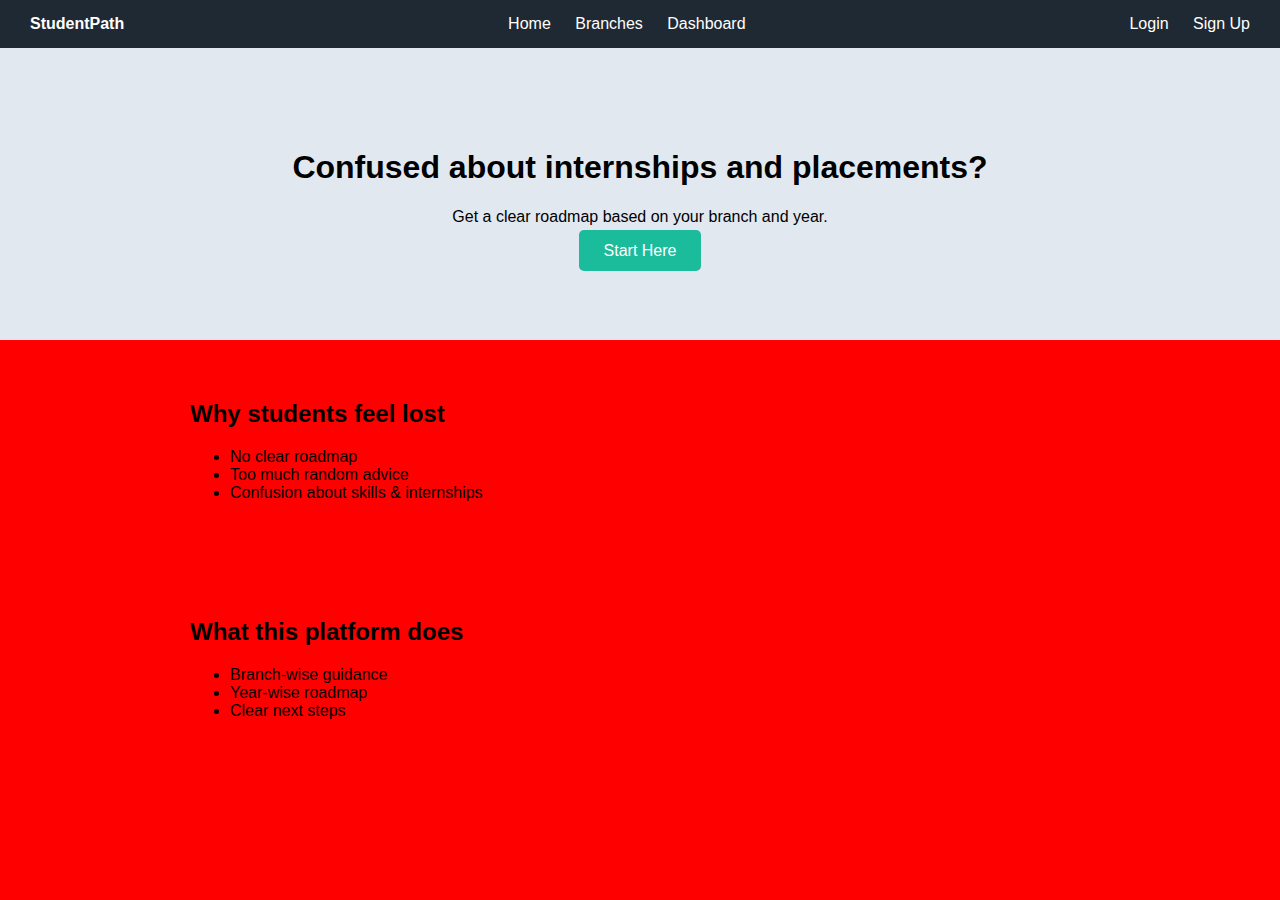
<file: index.html>
<!DOCTYPE html>
<html lang="en">
<head>
    <meta charset="UTF-8">
    <title>StudentPath | Home</title>
    <style>
        body {
            margin: 0;
            font-family: Arial, sans-serif;
            background-color: red;
        }

        nav {
            background-color: #1f2933;
            padding: 15px 30px;
            display: flex;
            justify-content: space-between;
        }

        nav a {
            color: white;
            margin-left: 20px;
            text-decoration: none;
        }

        header {
            text-align: center;
            padding: 80px 20px;
            background-color: #e2e8f0;
        }

        section {
            max-width: 900px;
            margin: auto;
            padding: 40px 20px;
        }

        .btn {
            padding: 12px 25px;
            background-color: #1abc9c;
            color: white;
            text-decoration: none;
            border-radius: 5px;
        }
    </style>
</head>
<body>

<nav>
    <strong style="color:white;">StudentPath</strong>

    <div>
        <a href="index.html">Home</a>
        <a href="branches.html">Branches</a>
        <a href="btech.html">Dashboard</a>
    </div>

    <div>
        <a href="loginIndex.html">Login</a>
        <a href="signup.html">Sign Up</a>
    </div>
</nav>


<header>
    <h1>Confused about internships and placements?</h1>
    <p>Get a clear roadmap based on your branch and year.</p>
    <a href="branches.html" class="btn">Start Here</a>
</header>

<section>
    <h2>Why students feel lost</h2>
    <ul>
        <li>No clear roadmap</li>
        <li>Too much random advice</li>
        <li>Confusion about skills & internships</li>
    </ul>
</section>

<section>
    <h2>What this platform does</h2>
    <ul>
        <li>Branch-wise guidance</li>
        <li>Year-wise roadmap</li>
        <li>Clear next steps</li>
    </ul>
</section>

</body>

</html>
</file>
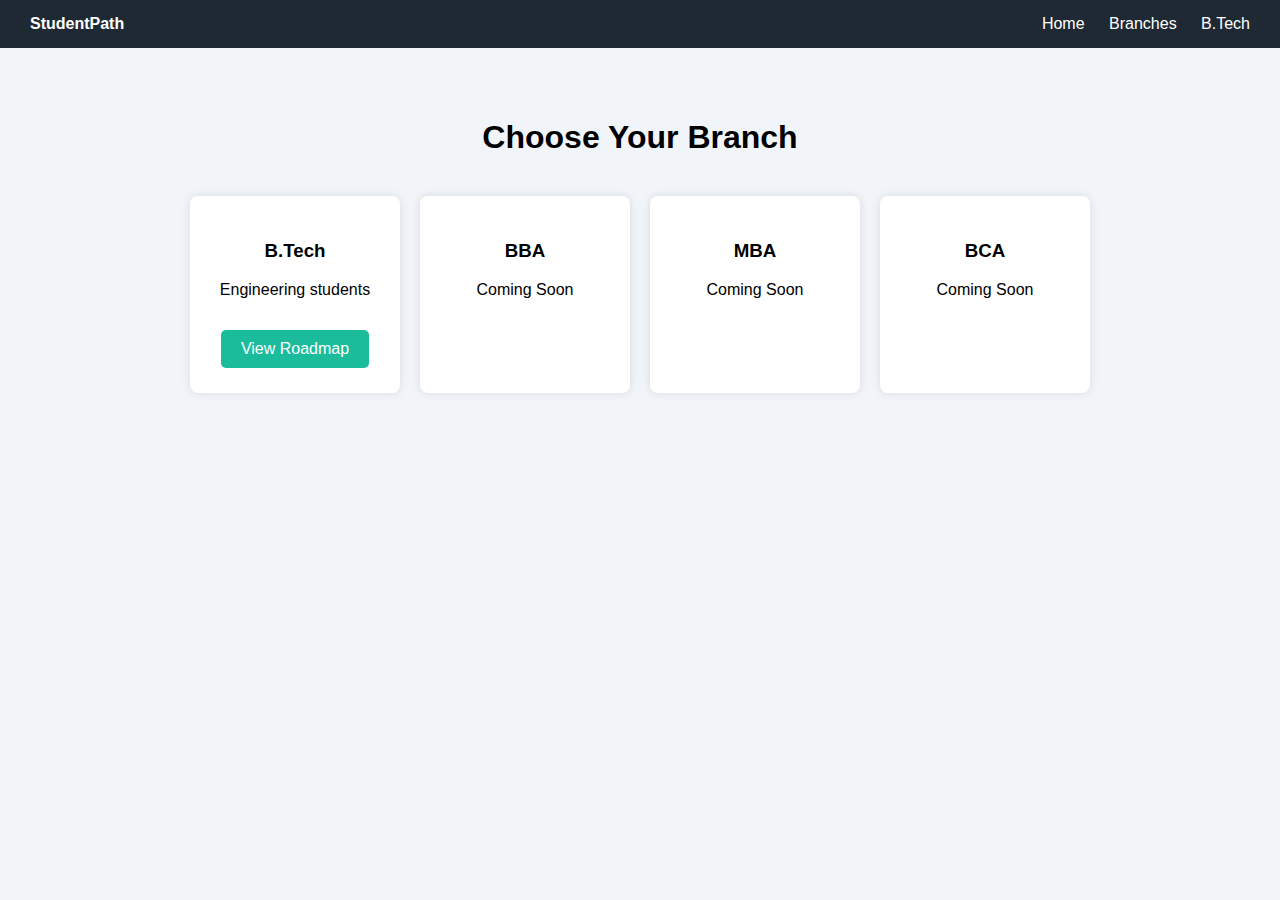
<file: branches.html>
<!DOCTYPE html>
<html lang="en">
<head>
    <meta charset="UTF-8">
    <title>StudentPath | Branches</title>
    <style>
        body {
            margin: 0;
            font-family: Arial, sans-serif;
            background-color: #f1f5f9;
        }

        nav {
            background-color: #1f2933;
            padding: 15px 30px;
            display: flex;
            justify-content: space-between;
        }

        nav a {
            color: white;
            margin-left: 20px;
            text-decoration: none;
        }

        section {
            max-width: 900px;
            margin: auto;
            padding: 50px 20px;
            text-align: center;
        }

        .cards {
            display: grid;
            grid-template-columns: repeat(auto-fit, minmax(200px, 1fr));
            gap: 20px;
            margin-top: 40px;
        }

        .card {
            background: white;
            padding: 25px;
            border-radius: 8px;
            box-shadow: 0 0 10px rgba(0,0,0,0.1);
        }

        .btn {
            display: inline-block;
            margin-top: 15px;
            padding: 10px 20px;
            background-color: #1abc9c;
            color: white;
            text-decoration: none;
            border-radius: 5px;
        }
    </style>
</head>
<body>

<nav>
    <strong style="color:white;">StudentPath</strong>
    <div>
        <a href="index.html">Home</a>
        <a href="branches.html">Branches</a>
        <a href="btech.html">B.Tech</a>
    </div>
</nav>

<section>
    <h1>Choose Your Branch</h1>

    <div class="cards">
        <div class="card">
            <h3>B.Tech</h3>
            <p>Engineering students</p>
            <a href="btech.html" class="btn">View Roadmap</a>
        </div>

        <div class="card">
            <h3>BBA</h3>
            <p>Coming Soon</p>
        </div>

        <div class="card">
            <h3>MBA</h3>
            <p>Coming Soon</p>
        </div>

        <div class="card">
            <h3>BCA</h3>
            <p>Coming Soon</p>
        </div>
    </div>
</section>

</body>
</html>
</file>
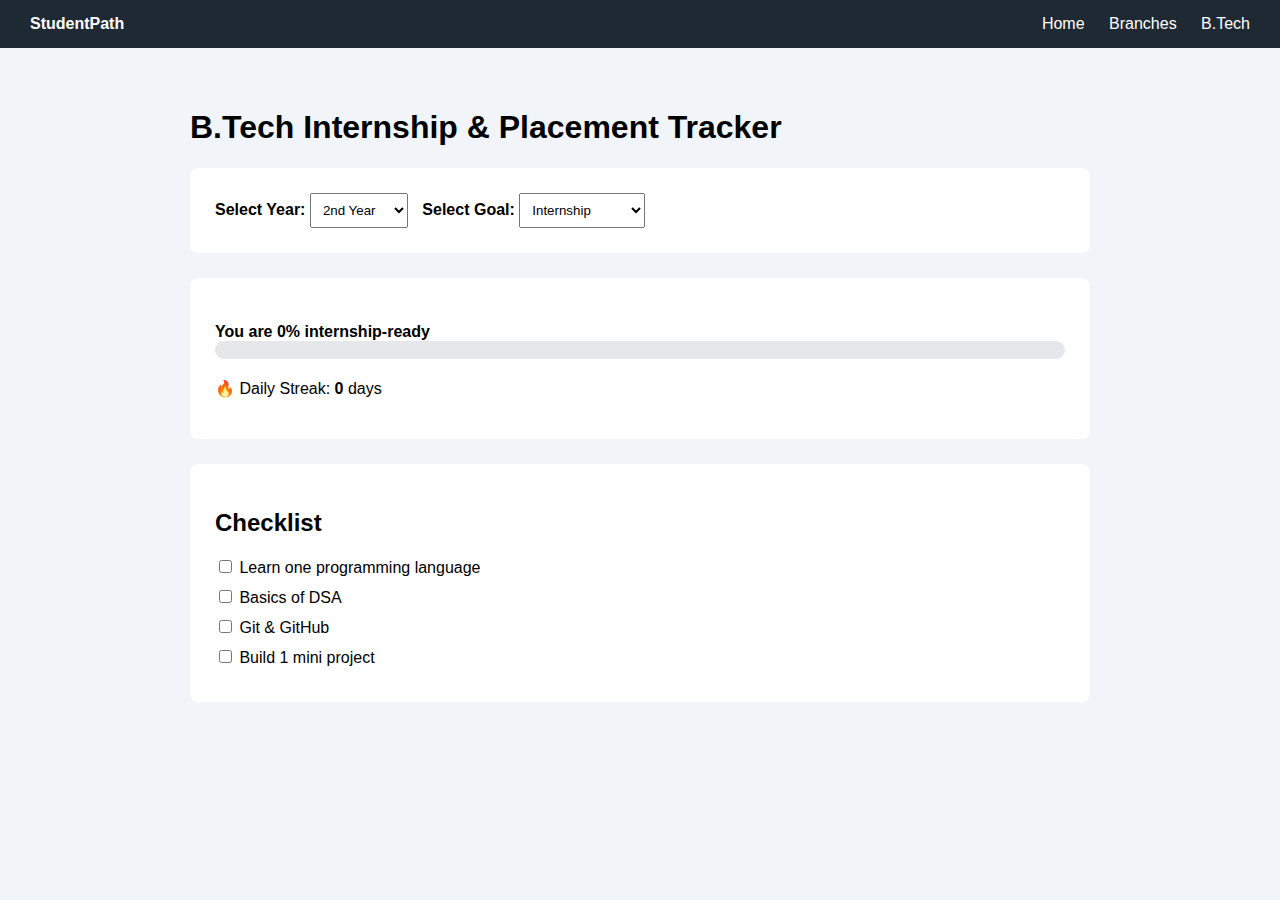
<file: btech.html>
<!DOCTYPE html>
<html lang="en">
<head>
<meta charset="UTF-8">
<title>StudentPath | B.Tech Progress</title>

<style>
body {
    margin: 0;
    font-family: Arial, sans-serif;
    background: #f1f5f9;
}

nav {
    background: #1f2933;
    padding: 15px 30px;
    display: flex;
    justify-content: space-between;
}

nav a {
    color: white;
    text-decoration: none;
    margin-left: 20px;
}

section {
    max-width: 900px;
    margin: auto;
    padding: 40px 20px;
}

.card {
    background: white;
    padding: 25px;
    margin-bottom: 25px;
    border-radius: 8px;
}

select {
    padding: 8px;
    margin-right: 10px;
}

.progress-box {
    margin: 20px 0;
}

.progress-bar {
    height: 18px;
    background: #e5e7eb;
    border-radius: 10px;
    overflow: hidden;
}

.progress-fill {
    height: 100%;
    width: 0%;
    background: #1abc9c;
    transition: 0.3s;
}

.checklist label {
    display: block;
    margin: 10px 0;
    cursor: pointer;
}
</style>
</head>

<body>

<nav>
    <strong style="color:white;">StudentPath</strong>
    <div>
        <a href="index.html">Home</a>
        <a href="branches.html">Branches</a>
        <a href="btech.html">B.Tech</a>
    </div>
</nav>

<section>

<h1>B.Tech Internship & Placement Tracker</h1>

<!-- SELECTORS -->
<div class="card">
    <strong>Select Year:</strong>
    <select id="yearSelect">
        <option value="2">2nd Year</option>
        <option value="3">3rd Year</option>
        <option value="4">Final Year</option>
    </select>

    <strong>Select Goal:</strong>
    <select id="goalSelect">
        <option value="internship">Internship</option>
        <option value="placement">Placement</option>
        <option value="higher">Higher Studies</option>
        <option value="startup">Startup</option>
    </select>
</div>

<!-- PROGRESS -->
<div class="card">
    <div class="progress-box">
        <strong id="progressText">You are 0% internship-ready</strong>
        <div class="progress-bar">
            <div class="progress-fill" id="progressFill"></div>
        </div>
    </div>

    <p>🔥 Daily Streak: <strong id="streak">0</strong> days</p>
</div>

<!-- CHECKLIST -->
<div class="card">
    <h2>Checklist</h2>
    <div class="checklist" id="checklist"></div>
</div>

</section>

<script>
const checklistData = {
    "2_internship": [
        "Learn one programming language",
        "Basics of DSA",
        "Git & GitHub",
        "Build 1 mini project"
    ],
    "3_internship": [
        "Advanced DSA",
        "Build 2 projects",
        "Apply for internships",
        "Resume preparation"
    ],
    "4_placement": [
        "Company-wise DSA",
        "Mock interviews",
        "System design basics",
        "HR interview prep"
    ]
};

const checklistDiv = document.getElementById("checklist");
const progressFill = document.getElementById("progressFill");
const progressText = document.getElementById("progressText");
const streakText = document.getElementById("streak");

function getKey() {
    const year = document.getElementById("yearSelect").value;
    const goal = document.getElementById("goalSelect").value;
    return `${year}_${goal}`;
}

function loadChecklist() {
    checklistDiv.innerHTML = "";
    const key = getKey();
    const items = checklistData[key] || [];

    items.forEach((item, index) => {
        const id = key + index;
        const checked = localStorage.getItem(id) === "true";

        checklistDiv.innerHTML += `
            <label>
                <input type="checkbox" ${checked ? "checked" : ""} 
                onchange="toggleCheck('${id}')">
                ${item}
            </label>`;
    });

    updateProgress();
}

function toggleCheck(id) {
    const checkbox = event.target;
    localStorage.setItem(id, checkbox.checked);
    updateProgress();
    updateStreak();
}

function updateProgress() {
    const key = getKey();
    const items = checklistData[key] || [];
    let checked = 0;

    items.forEach((_, index) => {
        if (localStorage.getItem(key + index) === "true") checked++;
    });

    const percent = items.length ? Math.round((checked / items.length) * 100) : 0;
    progressFill.style.width = percent + "%";
    progressText.innerText = `You are ${percent}% ${document.getElementById("goalSelect").value}-ready`;
}

function updateStreak() {
    const today = new Date().toDateString();
    const lastDay = localStorage.getItem("lastDay");
    let streak = Number(localStorage.getItem("streak")) || 0;

    if (lastDay !== today) {
        streak++;
        localStorage.setItem("streak", streak);
        localStorage.setItem("lastDay", today);
    }

    streakText.innerText = streak;
}

document.getElementById("yearSelect").onchange = loadChecklist;
document.getElementById("goalSelect").onchange = loadChecklist;

loadChecklist();
streakText.innerText = localStorage.getItem("streak") || 0;
</script>

</body>
</html>
</file>
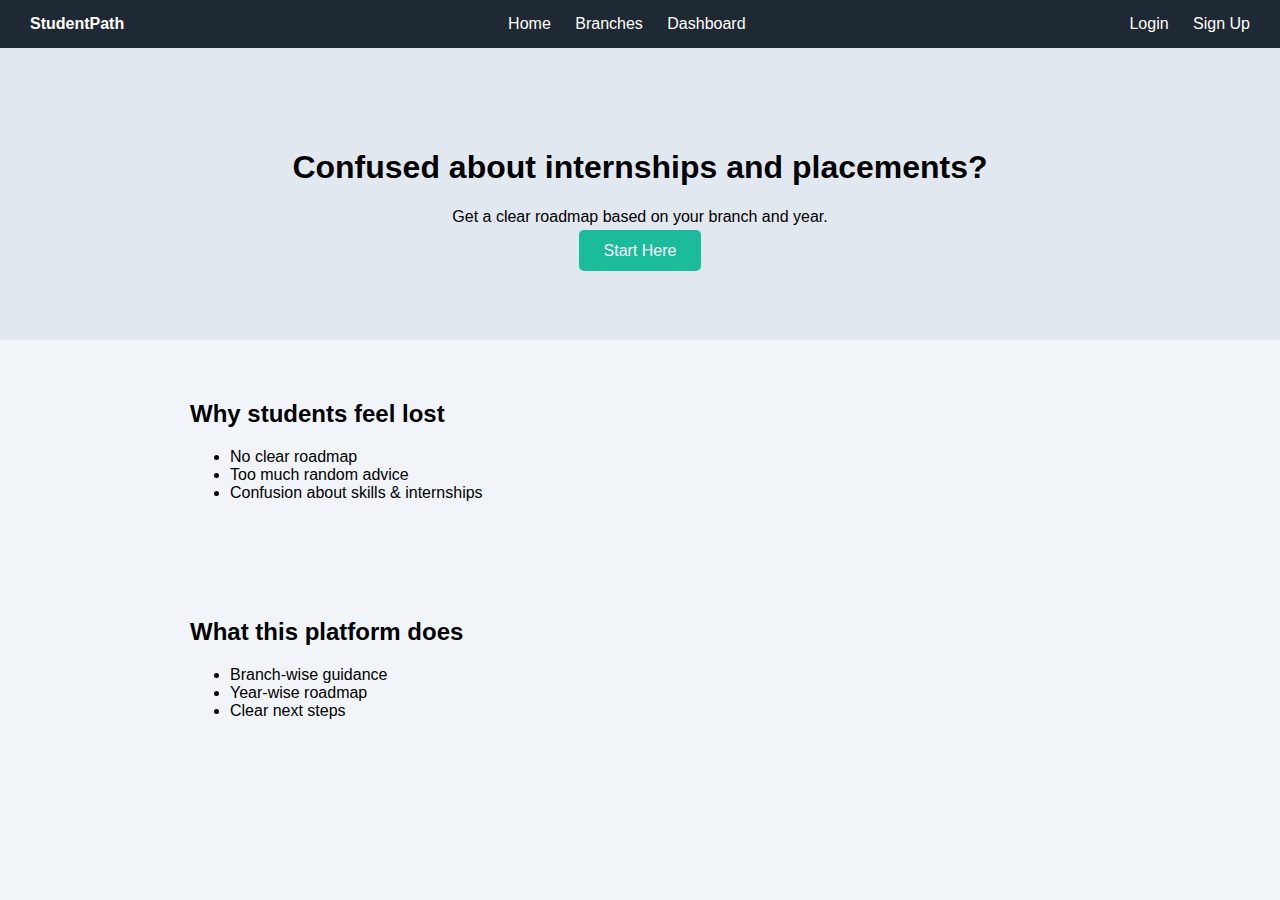
<file: homepage.html>
<!DOCTYPE html>
<html lang="en">
<head>
    <meta charset="UTF-8">
    <title>StudentPath | Home</title>
    <style>
        body {
            margin: 0;
            font-family: Arial, sans-serif;
            background-color: #f1f5f9;
        }

        nav {
            background-color: #1f2933;
            padding: 15px 30px;
            display: flex;
            justify-content: space-between;
        }

        nav a {
            color: white;
            margin-left: 20px;
            text-decoration: none;
        }

        header {
            text-align: center;
            padding: 80px 20px;
            background-color: #e2e8f0;
        }

        section {
            max-width: 900px;
            margin: auto;
            padding: 40px 20px;
        }

        .btn {
            padding: 12px 25px;
            background-color: #1abc9c;
            color: white;
            text-decoration: none;
            border-radius: 5px;
        }
    </style>
</head>
<body>

<nav>
    <strong style="color:white;">StudentPath</strong>

    <div>
        <a href="index.html">Home</a>
        <a href="branches.html">Branches</a>
        <a href="btech.html">Dashboard</a>
    </div>

    <div>
        <a href="login.html">Login</a>
        <a href="signup.html">Sign Up</a>
    </div>
</nav>


<header>
    <h1>Confused about internships and placements?</h1>
    <p>Get a clear roadmap based on your branch and year.</p>
    <a href="branches.html" class="btn">Start Here</a>
</header>

<section>
    <h2>Why students feel lost</h2>
    <ul>
        <li>No clear roadmap</li>
        <li>Too much random advice</li>
        <li>Confusion about skills & internships</li>
    </ul>
</section>

<section>
    <h2>What this platform does</h2>
    <ul>
        <li>Branch-wise guidance</li>
        <li>Year-wise roadmap</li>
        <li>Clear next steps</li>
    </ul>
</section>

</body>
</html>
</file>
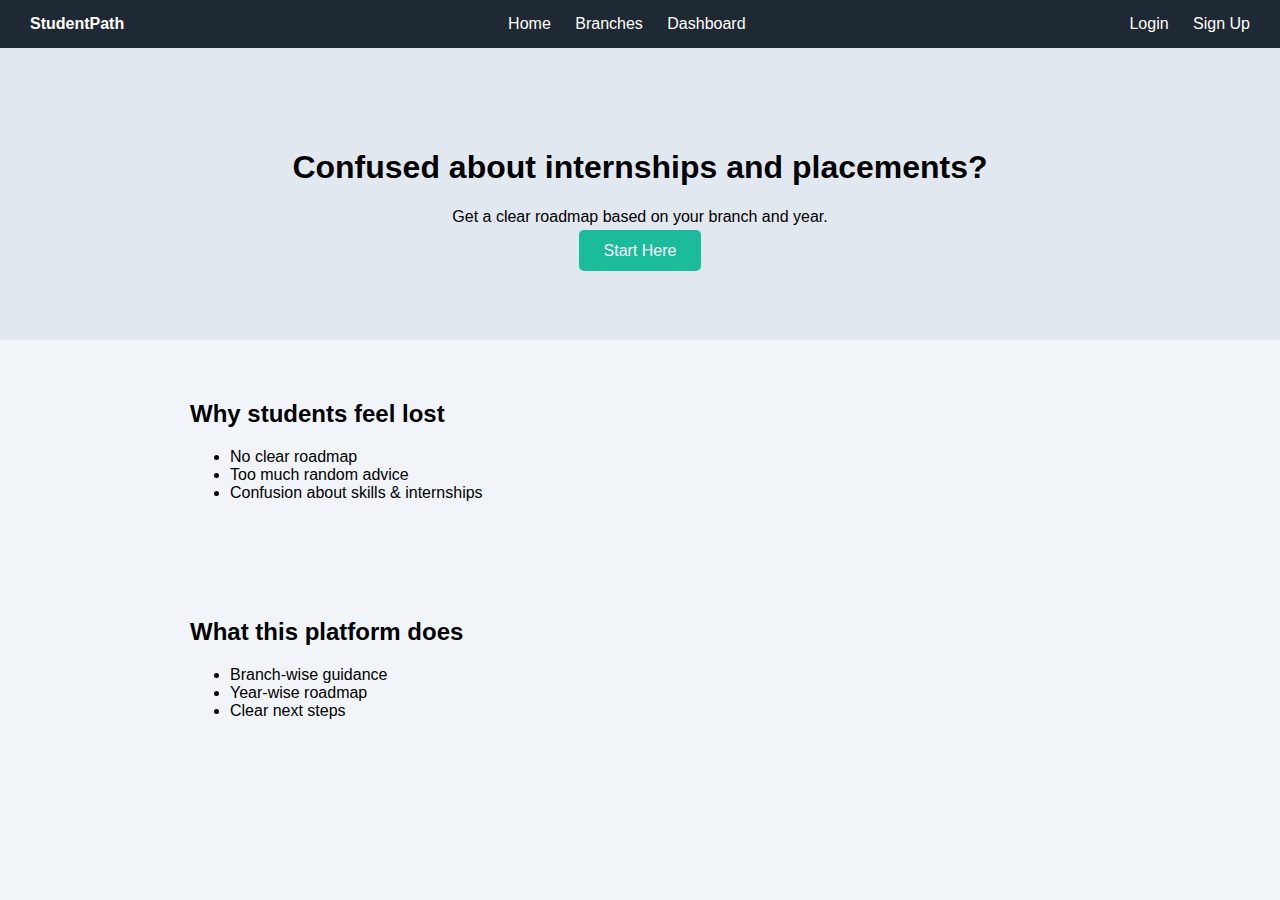
<file: homePage.html>
<!DOCTYPE html>
<html lang="en">
<head>
    <meta charset="UTF-8">
    <title>StudentPath | Home</title>
    <style>
        body {
            margin: 0;
            font-family: Arial, sans-serif;
            background-color: #f1f5f9;
        }

        nav {
            background-color: #1f2933;
            padding: 15px 30px;
            display: flex;
            justify-content: space-between;
        }

        nav a {
            color: white;
            margin-left: 20px;
            text-decoration: none;
        }

        header {
            text-align: center;
            padding: 80px 20px;
            background-color: #e2e8f0;
        }

        section {
            max-width: 900px;
            margin: auto;
            padding: 40px 20px;
        }

        .btn {
            padding: 12px 25px;
            background-color: #1abc9c;
            color: white;
            text-decoration: none;
            border-radius: 5px;
        }
    </style>
</head>
<body>

<nav>
    <strong style="color:white;">StudentPath</strong>

    <div>
        <a href="index.html">Home</a>
        <a href="branches.html">Branches</a>
        <a href="btech.html">Dashboard</a>
    </div>

    <div>
        <a href="login.html">Login</a>
        <a href="signup.html">Sign Up</a>
    </div>
</nav>


<header>
    <h1>Confused about internships and placements?</h1>
    <p>Get a clear roadmap based on your branch and year.</p>
    <a href="branches.html" class="btn">Start Here</a>
</header>

<section>
    <h2>Why students feel lost</h2>
    <ul>
        <li>No clear roadmap</li>
        <li>Too much random advice</li>
        <li>Confusion about skills & internships</li>
    </ul>
</section>

<section>
    <h2>What this platform does</h2>
    <ul>
        <li>Branch-wise guidance</li>
        <li>Year-wise roadmap</li>
        <li>Clear next steps</li>
    </ul>
</section>

</body>
</html>
</file>
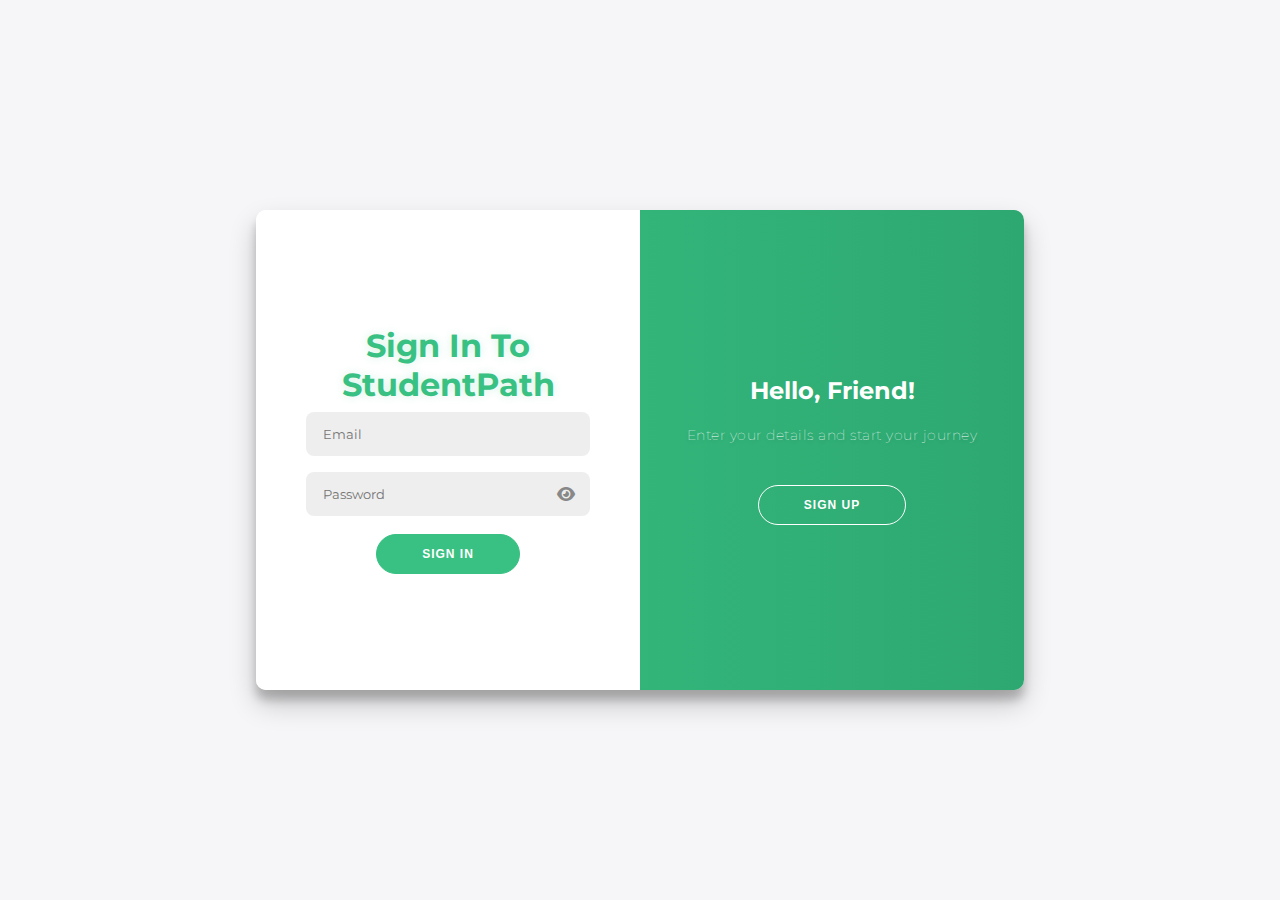
<file: loginIndex.html>
<!DOCTYPE html>
<html lang="en">
<head>
    <meta charset="UTF-8">
    <meta name="viewport" content="width=device-width, initial-scale=1.0">
    <title>StudentPath - Login</title>
    <link rel="stylesheet" href="https://cdnjs.cloudflare.com/ajax/libs/font-awesome/6.4.2/css/all.min.css">
    <link rel="stylesheet" href="loginStyle.css">
</head>
<body>

<div class="container" id="container">
    <!-- SIGN UP (hidden side) -->
    <div class="form-container sign-up-container">
        <form>
            <h1>Create Account</h1>
            <input type="text" placeholder="Name" />
            <input type="email" placeholder="Email" />
            <div class="password-wrapper">
                <input type="password" placeholder="Password" class="password-input">
                <i class="fa-solid fa-eye toggle-password"></i>
            </div>
            <button type="button">Sign Up</button>
        </form>
    </div>

    <!-- SIGN IN (visible) -->
    <div class="form-container sign-in-container">
        <form>
            <h1>Sign in to StudentPath</h1>
            <input type="email" placeholder="Email" />
            <div class="password-wrapper">
                <input type="password" placeholder="Password" class="password-input">
                <i class="fa-solid fa-eye toggle-password"></i>
            </div>
            <button type="button">Sign In</button>
        </form>
    </div>

    <!-- OVERLAY -->
    <div class="overlay-container">
        <div class="overlay">
            <div class="overlay-panel overlay-left">
                <h2>Welcome Back!</h2>
                <p>Please login with your personal info</p>
                <button class="ghost" onclick="window.location.href='login.html'">
                    Sign In
                </button>
            </div>
            <div class="overlay-panel overlay-right">
                <h2>Hello, Friend!</h2>
                <p>Enter your details and start your journey</p>
                <button class="ghost" onclick="window.location.href='signup.html'">
                    Sign Up
                </button>
            </div>
        </div>
    </div>
</div>

<script src="loginScript.js"></script>
</body>
</html>
</file>
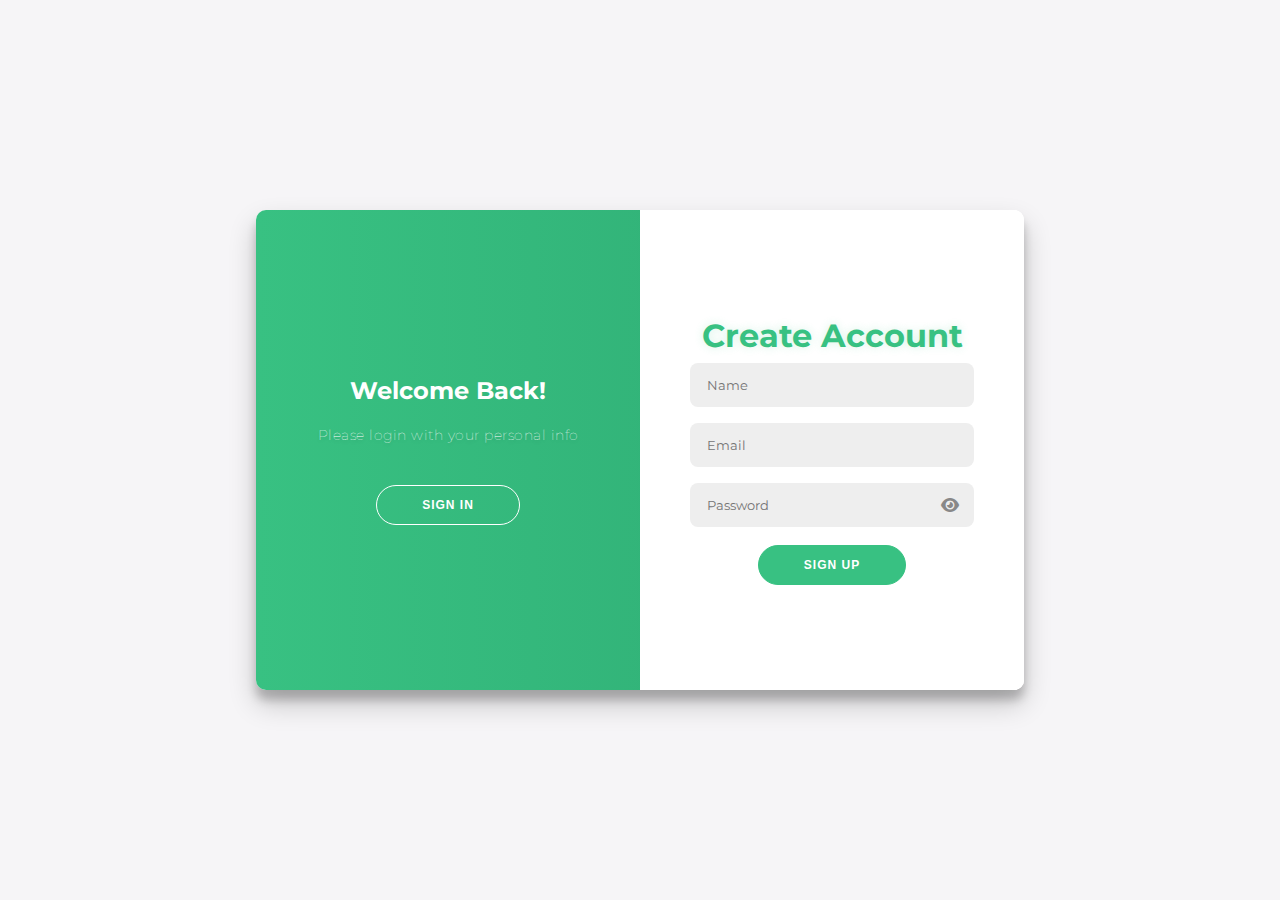
<file: signup.html>
<!DOCTYPE html>
<html lang="en">
<head>
    <meta charset="UTF-8">
    <meta name="viewport" content="width=device-width, initial-scale=1.0">
    <title>StudentPath - Sign Up</title>
    <link rel="stylesheet" href="https://cdnjs.cloudflare.com/ajax/libs/font-awesome/6.4.2/css/all.min.css">
    <link rel="stylesheet" href="loginStyle.css">
</head>
<body>

<!-- right-panel-active keeps slide animation -->
<div class="container right-panel-active" id="container">
    <!-- SIGN UP (visible) -->
    <div class="form-container sign-up-container">
        <form>
            <h1>Create Account</h1>
            <input type="text" placeholder="Name" />
            <input type="email" placeholder="Email" />
            <div class="password-wrapper">
                <input type="password" placeholder="Password" class="password-input">
                <i class="fa-solid fa-eye toggle-password"></i>
            </div>
            <button type="button">Sign Up</button>
        </form>
    </div>

    <!-- SIGN IN (hidden side) -->
    <div class="form-container sign-in-container">
        <form>
            <h1>Sign in to StudentPath</h1>
            <input type="email" placeholder="Email" />
            <div class="password-wrapper">
                <input type="password" placeholder="Password" class="password-input">
                <i class="fa-solid fa-eye toggle-password"></i>
            </div>
            <button type="button">Sign In</button>
        </form>
    </div>

    <!-- OVERLAY -->
    <div class="overlay-container">
        <div class="overlay">
            <div class="overlay-panel overlay-left">
                <h2>Welcome Back!</h2>
                <p>Please login with your personal info</p>
                <button class="ghost" onclick="window.location.href='loginIndex.html'">
                    Sign In
                </button>
            </div>
            <div class="overlay-panel overlay-right">
                <h2>Hello, Friend!</h2>
                <p>Enter your details and start your journey</p>
                <button class="ghost" onclick="window.location.href='signup.html'">
                    Sign Up
                </button>
            </div>
        </div>
    </div>
</div>

<script src="loginScript.js"></script>
</body>
</html>
</file>
<file: loginStyle.css>
@import url('https://fonts.googleapis.com/css2?family=Montserrat:wght@300;400;700&display=swap');

* { box-sizing: border-box; margin: 0; padding: 0; }

body {
    background: #f6f5f7;
    display: flex;
    justify-content: center;
    align-items: center;
    font-family: 'Montserrat', sans-serif;
    height: 100vh;
}

/* Headings with Luminance Effect */
h1 {
    font-weight: bold;
    margin: 0;
    color: #38c182;
    text-transform: capitalize;
    text-shadow: 0 0 10px rgba(56, 193, 130, 0.2);
    animation: luminancePulse 3s infinite ease-in-out;
}

/* Fix for Side Panel text visibility */
.overlay-panel h1, .overlay-panel p {
    color: #FFFFFF !important;
    text-shadow: 0 2px 4px rgba(0,0,0,0.2);
}

p { font-size: 14px; font-weight: 100; line-height: 20px; letter-spacing: 0.5px; margin: 20px 0 30px; }
span { font-size: 12px; margin-bottom: 10px; }

/* Form Elements */
form {
    background-color: #FFFFFF;
    display: flex;
    align-items: center;
    justify-content: center;
    flex-direction: column;
    padding: 0 50px;
    height: 100%;
    text-align: center;
}

input {
    background-color: #eee;
    border: 2px solid transparent;
    padding: 12px 15px;
    margin: 8px 0;
    width: 100%;
    border-radius: 8px;
    font-family: inherit;
    outline: none;
    transition: all 0.3s ease;
}

input:focus {
    background-color: #fff;
    border-color: #38c182;
    box-shadow: 0 0 10px rgba(56, 193, 130, 0.3);
}

/* Buttons */
button {
    border-radius: 20px;
    border: 1px solid #38c182;
    background-color: #38c182;
    color: #FFFFFF;
    font-size: 12px;
    font-weight: bold;
    padding: 12px 45px;
    letter-spacing: 1px;
    text-transform: uppercase;
    cursor: pointer;
    margin-top: 10px;
    transition: all 0.2s ease;
    outline: none;
}

button:hover {
    transform: scale(1.05);
    background-color: #32ae75;
    box-shadow: 0 0 15px rgba(56, 193, 130, 0.6);
}

button:active { transform: scale(0.95); }

button.ghost {
    background-color: transparent;
    border-color: #FFFFFF;
}

button.ghost:hover {
    background-color: rgba(255, 255, 255, 0.1);
    box-shadow: 0 0 15px rgba(255, 255, 255, 0.5);
}

/* Links & Forgot Password */
.form-container a {
    color: #666;
    font-size: 13px;
    text-decoration: none;
    margin: 15px 0;
    position: relative;
    transition: color 0.3s ease;
    display: inline-block;
}

.form-container a:hover { color: #38c182; }

.form-container a::after {
    content: '';
    position: absolute;
    width: 0; height: 1.5px;
    bottom: -2px; left: 50%;
    background-color: #38c182;
    transition: 0.3s;
    transform: translateX(-50%);
}

.form-container a:hover::after { width: 100%; }

/* Social Icons */
.social-container { margin: 20px 0; }
.social-container a.social {
    border: 1px solid #DDDDDD;
    border-radius: 50%;
    display: inline-flex;
    justify-content: center;
    align-items: center;
    margin: 0 5px;
    height: 40px; width: 40px;
    color: #333;
    transition: all 0.3s ease;
    text-decoration: none;
}

.social:hover { transform: translateY(-3px); color: #fff; }
.social:nth-child(1):hover { background: #3b5998; box-shadow: 0 0 15px #3b5998; }
.social:nth-child(2):hover { background: #db4a39; box-shadow: 0 0 15px #db4a39; }
.social:nth-child(3):hover { background: #0077b5; box-shadow: 0 0 15px #0077b5; }

/* Password Wrapper */
.password-wrapper { position: relative; width: 100%; }
.toggle-password {
    position: absolute;
    right: 15px; top: 50%;
    transform: translateY(-50%);
    cursor: pointer;
    color: #888;
}

/* Animation Container */
.container {
    background-color: #fff;
    border-radius: 10px;
    box-shadow: 0 14px 28px rgba(0,0,0,0.2), 0 10px 10px rgba(0,0,0,0.2);
    position: relative;
    overflow: hidden;
    width: 768px;
    max-width: 100%;
    min-height: 480px;
}

.form-container { position: absolute; top: 0; height: 100%; transition: all 0.6s ease-in-out; }
.sign-in-container { left: 0; width: 50%; z-index: 2; }
.sign-up-container { left: 0; width: 50%; opacity: 0; z-index: 1; }

.container.right-panel-active .sign-in-container { transform: translateX(100%); }
.container.right-panel-active .sign-up-container {
    transform: translateX(100%);
    opacity: 1; z-index: 5;
    animation: show 0.6s;
}

.overlay-container {
    position: absolute;
    top: 0; left: 50%; width: 50%; height: 100%;
    overflow: hidden; transition: transform 0.6s ease-in-out; z-index: 100;
}

.container.right-panel-active .overlay-container { transform: translateX(-100%); }

.overlay {
    background: linear-gradient(to right, #38c182, #2da871);
    color: #FFFFFF;
    position: relative;
    left: -100%; height: 100%; width: 200%;
    transform: translateX(0); transition: transform 0.6s ease-in-out;
}

.container.right-panel-active .overlay { transform: translateX(50%); }

.overlay-panel {
    position: absolute;
    display: flex; align-items: center; justify-content: center;
    flex-direction: column; padding: 0 40px; text-align: center;
    top: 0; height: 100%; width: 50%;
    transition: transform 0.6s ease-in-out;
}

.overlay-left { transform: translateX(-20%); }
.container.right-panel-active .overlay-left { transform: translateX(0); }
.overlay-right { right: 0; transform: translateX(0); }
.container.right-panel-active .overlay-right { transform: translateX(20%); }

@keyframes show {
    0%, 49.99% { opacity: 0; z-index: 1; }
    50%, 100% { opacity: 1; z-index: 5; }
}

@keyframes luminancePulse {
    0%, 100% { text-shadow: 0 0 8px rgba(56, 193, 130, 0.3); }
    50% { text-shadow: 0 0 18px rgba(56, 193, 130, 0.6); }
}
</file>
